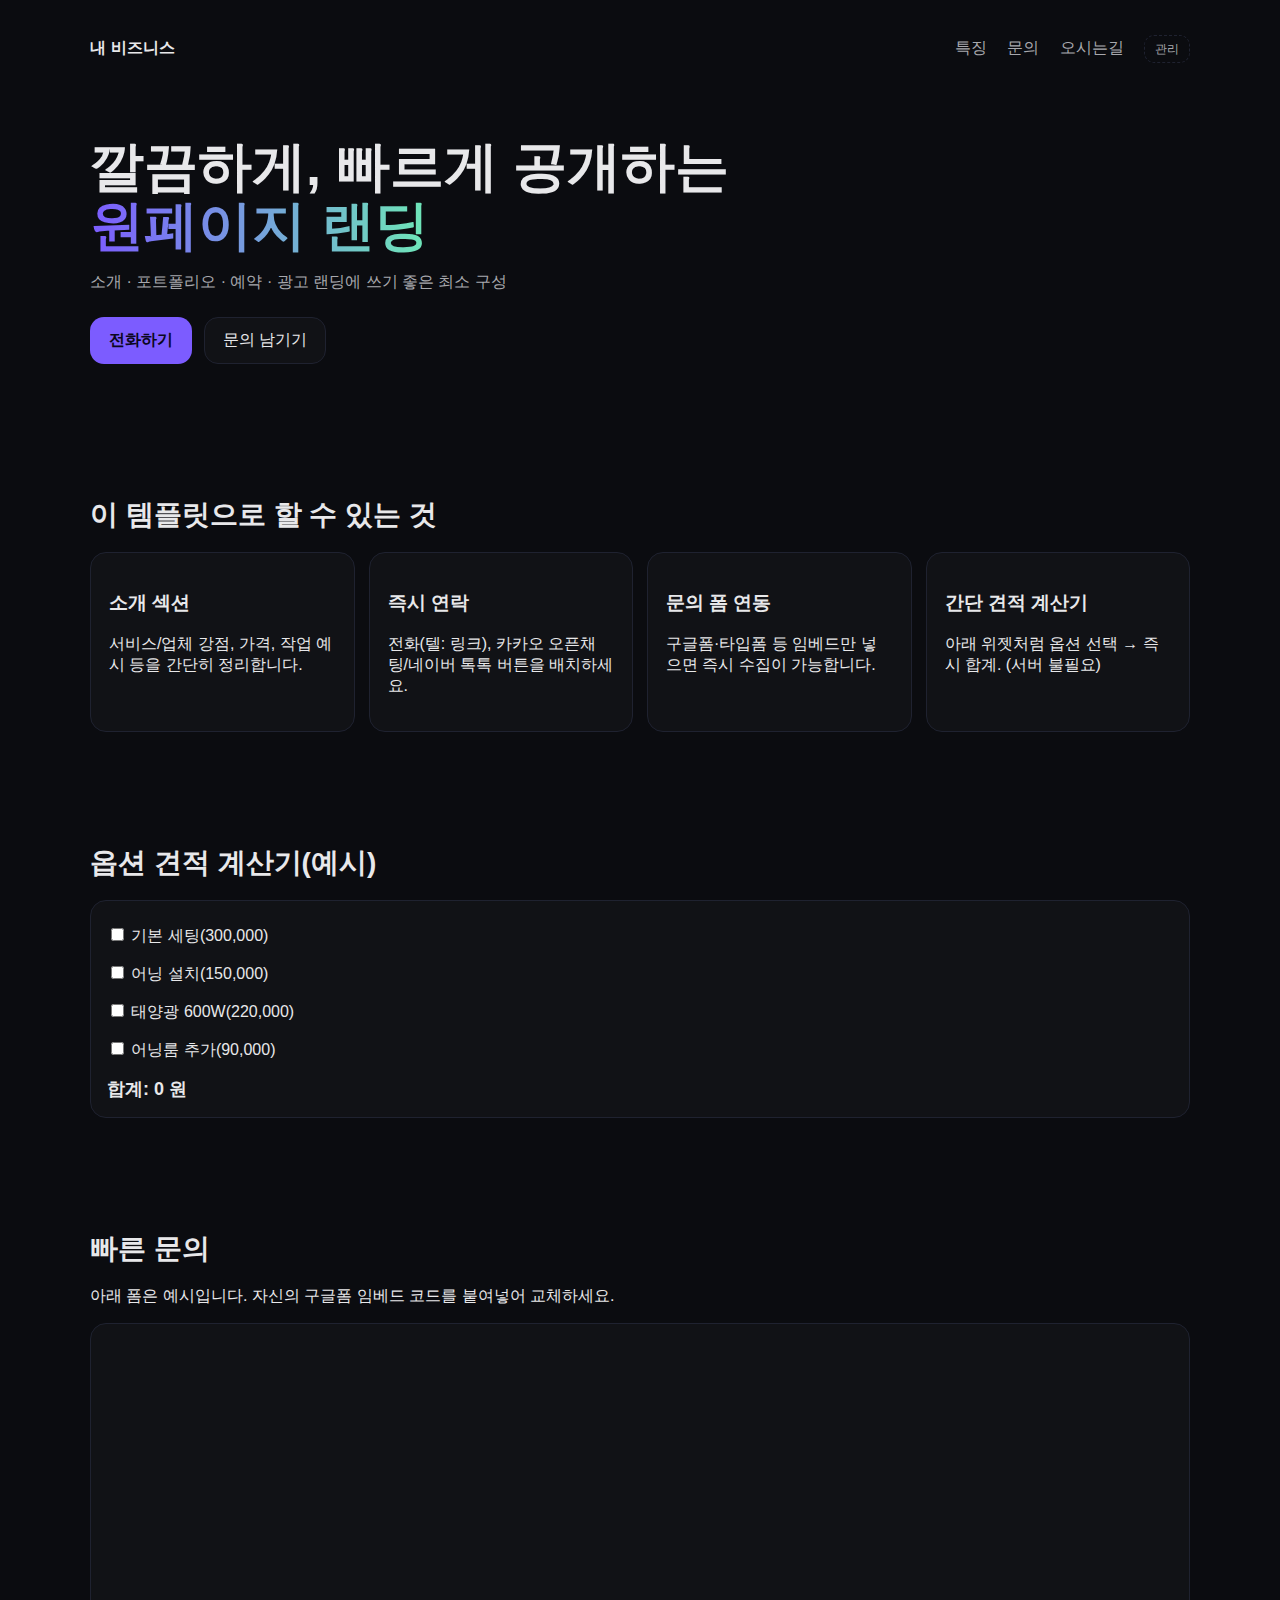
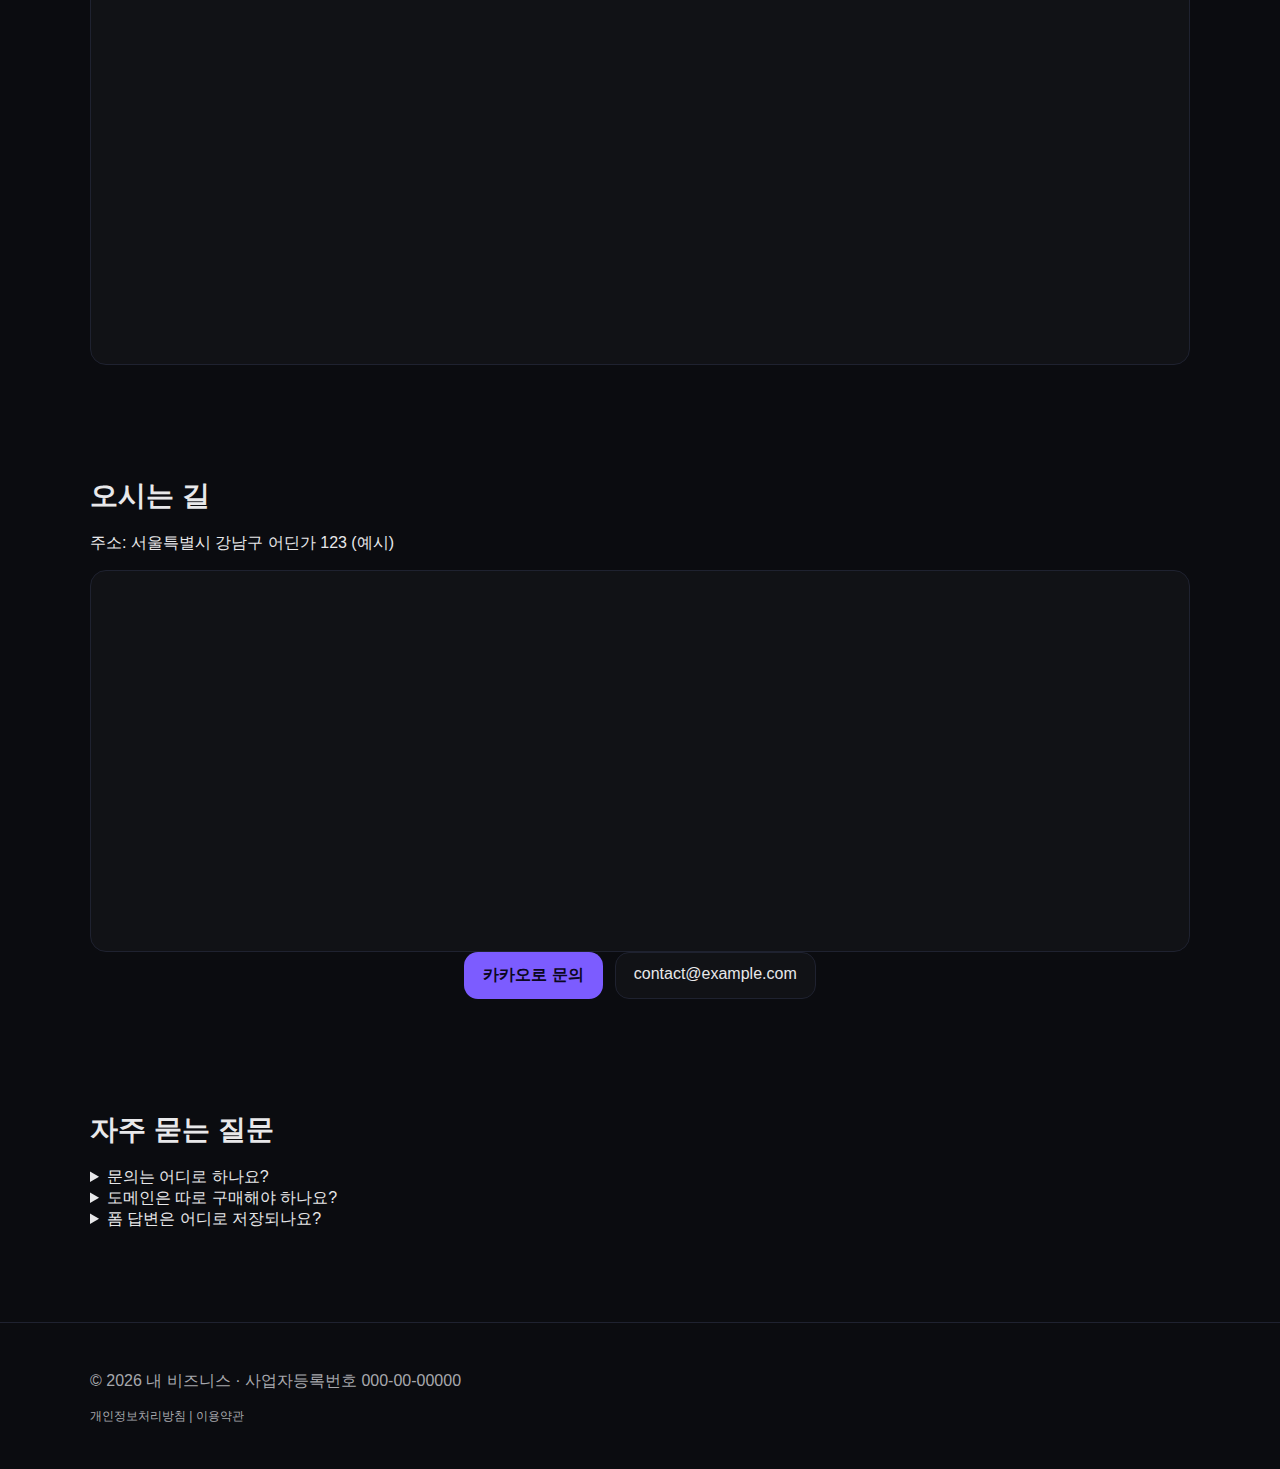
<file: index.html>
<!doctype html>
<html lang="ko">
<head>
  <meta charset="utf-8" />
  <meta name="viewport" content="width=device-width, initial-scale=1" />
  <title id="meta-title">내 비즈니스 · 원페이지 랜딩</title>
  <meta id="meta-desc" name="description" content="간단하고 빠르게 공개 가능한 랜딩 페이지 템플릿" />
  <meta property="og:title" content="내 비즈니스 · 원페이지 랜딩" />
  <meta property="og:description" content="간단하고 빠르게 공개 가능한 랜딩 페이지 템플릿" />
  <meta property="og:type" content="website" />
  <meta property="og:url" content="https://example.com" />
  <meta property="og:image" content="https://example.com/og.jpg" id="meta-og" />
  <link rel="stylesheet" href="./styles.css" />
</head>
<body>
  <header class="container hero">
    <nav class="nav">
      <a href="#" class="brand" data-bind="brand">내 비즈니스</a>
      <div class="nav-links">
        <a href="#features">특징</a>
        <a href="#contact">문의</a>
        <a href="#map">오시는길</a>
        <a class="admin-link" href="./admin/index.html">관리</a>
      </div>
    </nav>
    <div class="hero-inner">
      <h1>깔끔하게, 빠르게 공개하는<br><span class="accent">원페이지 랜딩</span></h1>
      <p class="sub">소개 · 포트폴리오 · 예약 · 광고 랜딩에 쓰기 좋은 최소 구성</p>
      <div class="cta-group">
        <a class="btn primary" data-bind="telLink" href="tel:010-0000-0000">전화하기</a>
        <a class="btn outline" href="#contact">문의 남기기</a>
      </div>
    </div>
  </header>

  <main class="container">
    <section id="features" class="section">
      <h2>이 템플릿으로 할 수 있는 것</h2>
      <div class="grid">
        <div class="card">
          <h3>소개 섹션</h3>
          <p>서비스/업체 강점, 가격, 작업 예시 등을 간단히 정리합니다.</p>
        </div>
        <div class="card">
          <h3>즉시 연락</h3>
          <p>전화(텔: 링크), 카카오 오픈채팅/네이버 톡톡 버튼을 배치하세요.</p>
        </div>
        <div class="card">
          <h3>문의 폼 연동</h3>
          <p>구글폼·타입폼 등 임베드만 넣으면 즉시 수집이 가능합니다.</p>
        </div>
        <div class="card">
          <h3>간단 견적 계산기</h3>
          <p>아래 위젯처럼 옵션 선택 → 즉시 합계. (서버 불필요)</p>
        </div>
      </div>
    </section>

    <section class="section" id="calculator">
      <h2>옵션 견적 계산기(예시)</h2>
      <form class="calc-form">
        <label class="row"><input type="checkbox" data-price="300000"> 기본 세팅(300,000)</label>
        <label class="row"><input type="checkbox" data-price="150000"> 어닝 설치(150,000)</label>
        <label class="row"><input type="checkbox" data-price="220000"> 태양광 600W(220,000)</label>
        <label class="row"><input type="checkbox" data-price="90000"> 어닝룸 추가(90,000)</label>
        <div class="total">합계: <strong id="total">0</strong> 원</div>
      </form>
    </section>

    <section id="contact" class="section">
      <h2>빠른 문의</h2>
      <p>아래 폼은 예시입니다. 자신의 구글폼 임베드 코드를 붙여넣어 교체하세요.</p>
      <div class="embed-wrap">
        <iframe id="form-embed" width="100%" height="640" frameborder="0" marginheight="0" marginwidth="0">로드 중…</iframe>
      </div>
    </section>

    <section id="map" class="section">
      <h2>오시는 길</h2>
      <p data-bind="address">주소: 서울특별시 강남구 어딘가 123 (예시)</p>
      <div class="embed-wrap">
        <iframe id="map-embed" width="100%" height="380" style="border:0;" allowfullscreen="" loading="lazy" referrerpolicy="no-referrer-when-downgrade"></iframe>
      </div>
      <div class="cta-group center">
        <a class="btn primary" data-bind="kakaoLink" target="_blank" rel="noopener">카카오로 문의</a>
        <a class="btn outline" data-bind="emailLink">이메일 보내기</a>
      </div>
    </section>

    <section id="faq" class="section">
      <h2>자주 묻는 질문</h2>
      <details class="faq"><summary>문의는 어디로 하나요?</summary><p>상단 <strong>전화하기</strong> 또는 <strong>카카오로 문의</strong> 버튼을 눌러 주세요.</p></details>
      <details class="faq"><summary>도메인은 따로 구매해야 하나요?</summary><p>예. 원하면 커스텀 도메인을 연결할 수 있습니다.</p></details>
      <details class="faq"><summary>폼 답변은 어디로 저장되나요?</summary><p>현재 예시는 구글폼이며, 제출 결과는 구글 시트에 자동 저장됩니다.</p></details>
    </section>
  </main>

  <footer class="footer">
    <div class="container">
      <p>© <span id="year"></span> <span data-bind="brand">내 비즈니스</span> · 사업자등록번호 000-00-00000</p>
      <p class="small"><a href="#">개인정보처리방침</a> | <a href="#">이용약관</a></p>
    </div>
  </footer>

  <script src="./script.js"></script>
</body>
</html>
</file>
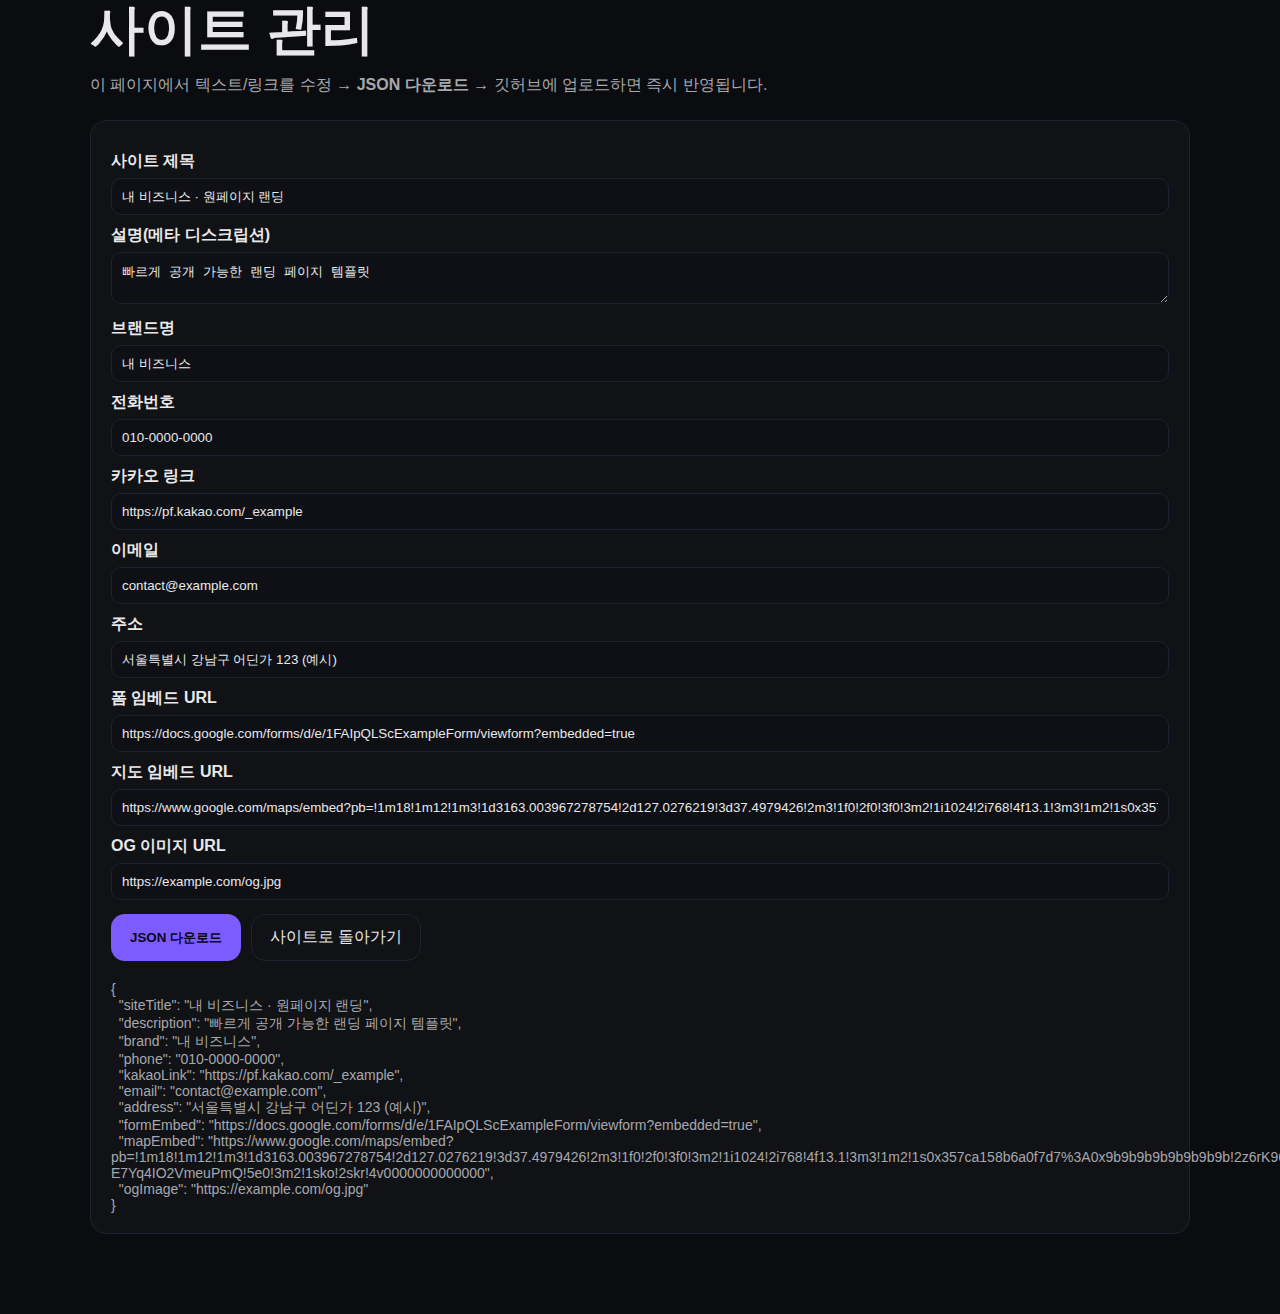
<file: admin/index.html>
<!doctype html>
<html lang="ko">
<head>
  <meta charset="utf-8" />
  <meta name="viewport" content="width=device-width, initial-scale=1" />
  <title>사이트 관리 · JSON 편집기(오프라인 저장)</title>
  <link rel="stylesheet" href="../styles.css" />
  <style>
    body { padding-bottom: 80px; }
    .form { background: var(--card); border:1px solid var(--border); padding:20px; border-radius:16px; }
    .form label { display:block; font-weight:600; margin: 10px 0 6px; }
    .form input, .form textarea { width:100%; padding:10px; border-radius:10px; border:1px solid var(--border); background:#0f1015; color:var(--text); }
    .actions { display:flex; gap:10px; margin-top:14px; }
    .preview { margin-top: 20px; color: var(--muted); font-size: 14px; white-space: pre-wrap; }
  </style>
</head>
<body class="container">
  <h1>사이트 관리</h1>
  <p class="sub">이 페이지에서 텍스트/링크를 수정 → <strong>JSON 다운로드</strong> → 깃허브에 업로드하면 즉시 반영됩니다.</p>

  <div class="form">
    <label>사이트 제목</label>
    <input id="siteTitle" placeholder="사이트 탭에 표시될 제목" />
    <label>설명(메타 디스크립션)</label>
    <textarea id="description" rows="2"></textarea>
    <label>브랜드명</label>
    <input id="brand" />
    <label>전화번호</label>
    <input id="phone" placeholder="010-0000-0000" />
    <label>카카오 링크</label>
    <input id="kakaoLink" placeholder="https://pf.kakao.com/..." />
    <label>이메일</label>
    <input id="email" placeholder="contact@example.com" />
    <label>주소</label>
    <input id="address" />
    <label>폼 임베드 URL</label>
    <input id="formEmbed" placeholder="https://docs.google.com/forms/..." />
    <label>지도 임베드 URL</label>
    <input id="mapEmbed" placeholder="https://www.google.com/maps/embed?pb=..." />
    <label>OG 이미지 URL</label>
    <input id="ogImage" placeholder="https://..." />

    <div class="actions">
      <button class="btn primary" id="download">JSON 다운로드</button>
      <a class="btn outline" href="../index.html">사이트로 돌아가기</a>
    </div>
    <div class="preview" id="preview"></div>
  </div>

  <script>
    async function load() {
      const res = await fetch('../data/site.json', {cache:'no-store'});
      const data = await res.json();
      for (const k in data) {
        const el = document.getElementById(k);
        if (el) el.value = data[k] ?? '';
      }
      updatePreview();
    }
    function collect() {
      const keys = ['siteTitle','description','brand','phone','kakaoLink','email','address','formEmbed','mapEmbed','ogImage'];
      const out = {};
      keys.forEach(k => { const el = document.getElementById(k); out[k] = el ? el.value : ''; });
      return out;
    }
    function updatePreview() {
      const d = collect();
      document.getElementById('preview').textContent = JSON.stringify(d, null, 2);
    }
    document.querySelectorAll('input,textarea').forEach(el => el.addEventListener('input', updatePreview));
    document.getElementById('download').addEventListener('click', () => {
      const blob = new Blob([JSON.stringify(collect(), null, 2)], {type:'application/json'});
      const a = document.createElement('a');
      a.href = URL.createObjectURL(blob);
      a.download = 'site.json';
      a.click();
    });
    load();
  </script>
</body>
</html>
</file>
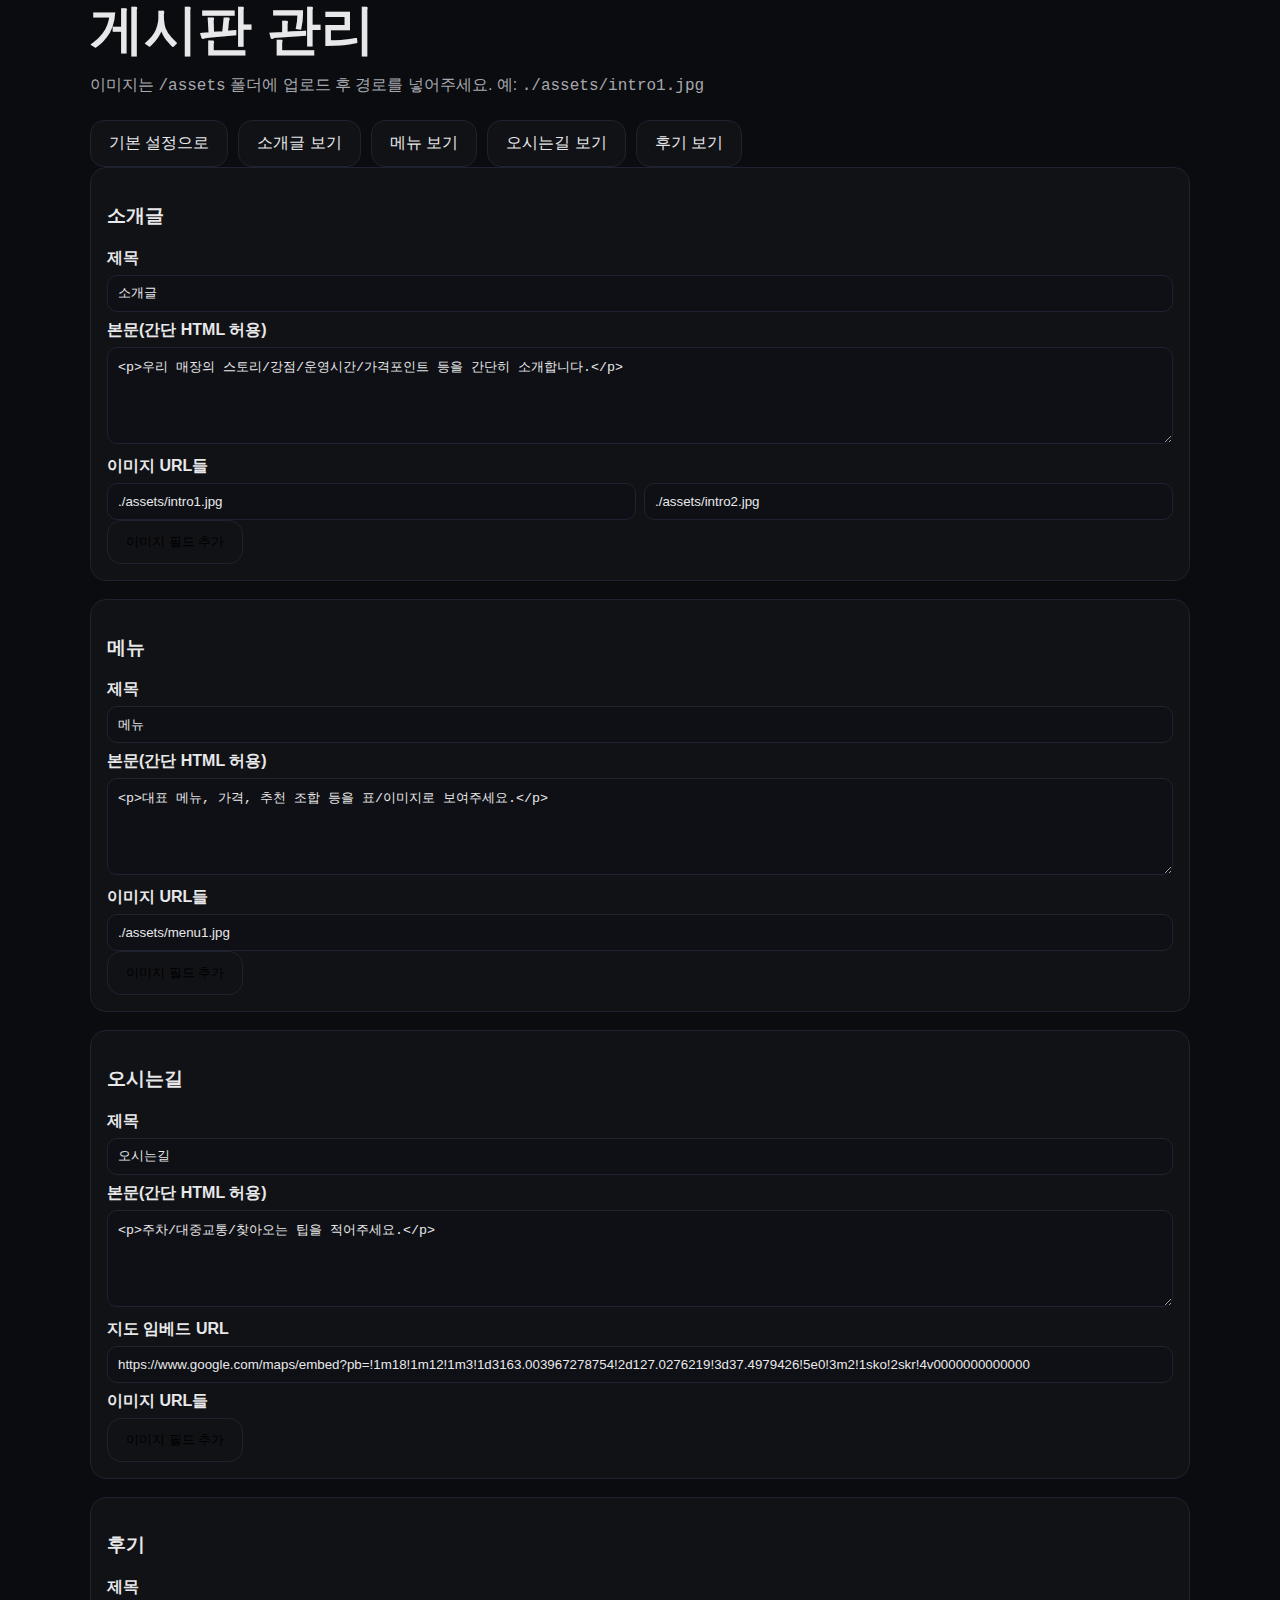
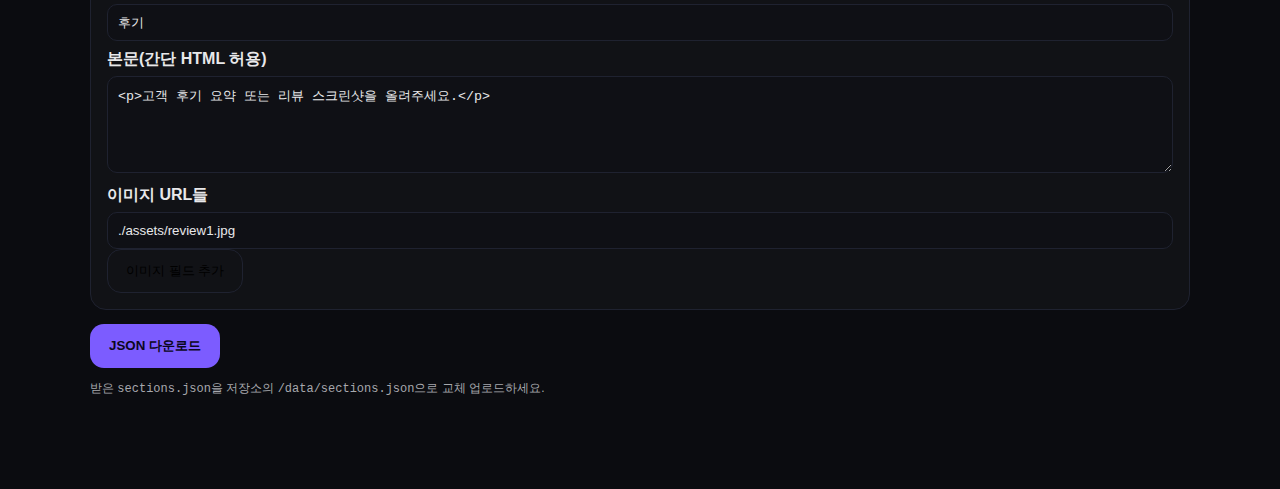
<file: admin/sections.html>
<!doctype html>
<html lang="ko">
<head>
  <meta charset="utf-8" />
  <meta name="viewport" content="width=device-width, initial-scale=1" />
  <title>게시판 관리(소개/메뉴/오시는길/후기)</title>
  <link rel="stylesheet" href="../styles.css" />
  <style>
    body { padding-bottom: 80px; }
    .wrap { display:grid; grid-template-columns: 1fr; gap: 18px; }
    .panel { background: var(--card); border:1px solid var(--border); padding:16px; border-radius:16px; }
    label { display:block; font-weight:600; margin: 8px 0 6px; }
    input, textarea { width:100%; padding:10px; border-radius:10px; border:1px solid var(--border); background:#0f1015; color:var(--text); }
    .images { display:flex; gap:8px; flex-wrap:wrap; margin-top:6px; }
    .images input { flex:1 1 320px; }
    .actions { display:flex; gap:10px; margin-top:14px; flex-wrap:wrap; }
    .small { color: var(--muted); font-size: 12px; }
  </style>
</head>
<body class="container">
  <h1>게시판 관리</h1>
  <p class="sub">이미지는 <code>/assets</code> 폴더에 업로드 후 경로를 넣어주세요. 예: <code>./assets/intro1.jpg</code></p>
  <div class="actions">
    <a class="btn outline" href="./index.html">기본 설정으로</a>
    <a class="btn outline" href="../pages/intro.html">소개글 보기</a>
    <a class="btn outline" href="../pages/menu.html">메뉴 보기</a>
    <a class="btn outline" href="../pages/map.html">오시는길 보기</a>
    <a class="btn outline" href="../pages/reviews.html">후기 보기</a>
  </div>
  <div class="wrap" id="panels"></div>
  <div class="actions">
    <button class="btn primary" id="download">JSON 다운로드</button>
  </div>
  <p class="small">받은 <code>sections.json</code>을 저장소의 <code>/data/sections.json</code>으로 교체 업로드하세요.</p>

  <script>
    const KEYS = ['intro','menu','map','reviews'];
    const LABELS = {intro:'소개글', menu:'메뉴', map:'오시는길', reviews:'후기'};

    function addImgField(container, value='') {
      const i = document.createElement('input'); i.type='text'; i.placeholder='./assets/파일명.jpg 또는 https://...'; i.value=value;
      container.appendChild(i);
    }

    function panel(key, data) {
      const p = document.createElement('div'); p.className='panel'; p.dataset.key = key;
      p.innerHTML = `<h3>${LABELS[key]}</h3>
        <label>제목</label><input id="${key}-title">
        <label>본문(간단 HTML 허용)</label><textarea id="${key}-body" rows="5"></textarea>
        ${key==='map' ? '<label>지도 임베드 URL</label><input id="'+key+'-mapEmbed" placeholder="https://www.google.com/maps/embed?...">' : ''}
        <label>이미지 URL들</label><div class="images"></div><button class="btn outline" type="button">이미지 필드 추가</button>`;
      p.querySelector('#'+key+'-title').value = data.title || '';
      p.querySelector('#'+key+'-body').value = data.body || '';
      if (key==='map') p.querySelector('#'+key+'-mapEmbed').value = data.mapEmbed || '';
      const imgs = p.querySelector('.images'); (data.images||['']).forEach(src => addImgField(imgs, src));
      p.querySelector('button').addEventListener('click', () => addImgField(imgs, ''));
      return p;
    }

    async function load() {
      const d = await fetch('../data/sections.json', {cache:'no-store'}).then(r=>r.json());
      const wrap = document.getElementById('panels');
      KEYS.forEach(k => wrap.appendChild(panel(k, d[k] || {})));
    }

    function collect() {
      const out = {}; document.querySelectorAll('.panel').forEach(p => {
        const k = p.dataset.key;
        const obj = {
          title: p.querySelector('#'+k+'-title').value,
          body: p.querySelector('#'+k+'-body').value,
          images: Array.from(p.querySelectorAll('.images input')).map(x => x.value).filter(Boolean)
        };
        if (k==='map') obj.mapEmbed = p.querySelector('#'+k+'-mapEmbed').value;
        out[k] = obj;
      });
      return out;
    }

    document.getElementById('download').addEventListener('click', () => {
      const blob = new Blob([JSON.stringify(collect(), null, 2)], {type:'application/json'});
      const a = document.createElement('a'); a.href = URL.createObjectURL(blob); a.download = 'sections.json'; a.click();
    });

    load();
  </script>
</body>
</html>
</file>
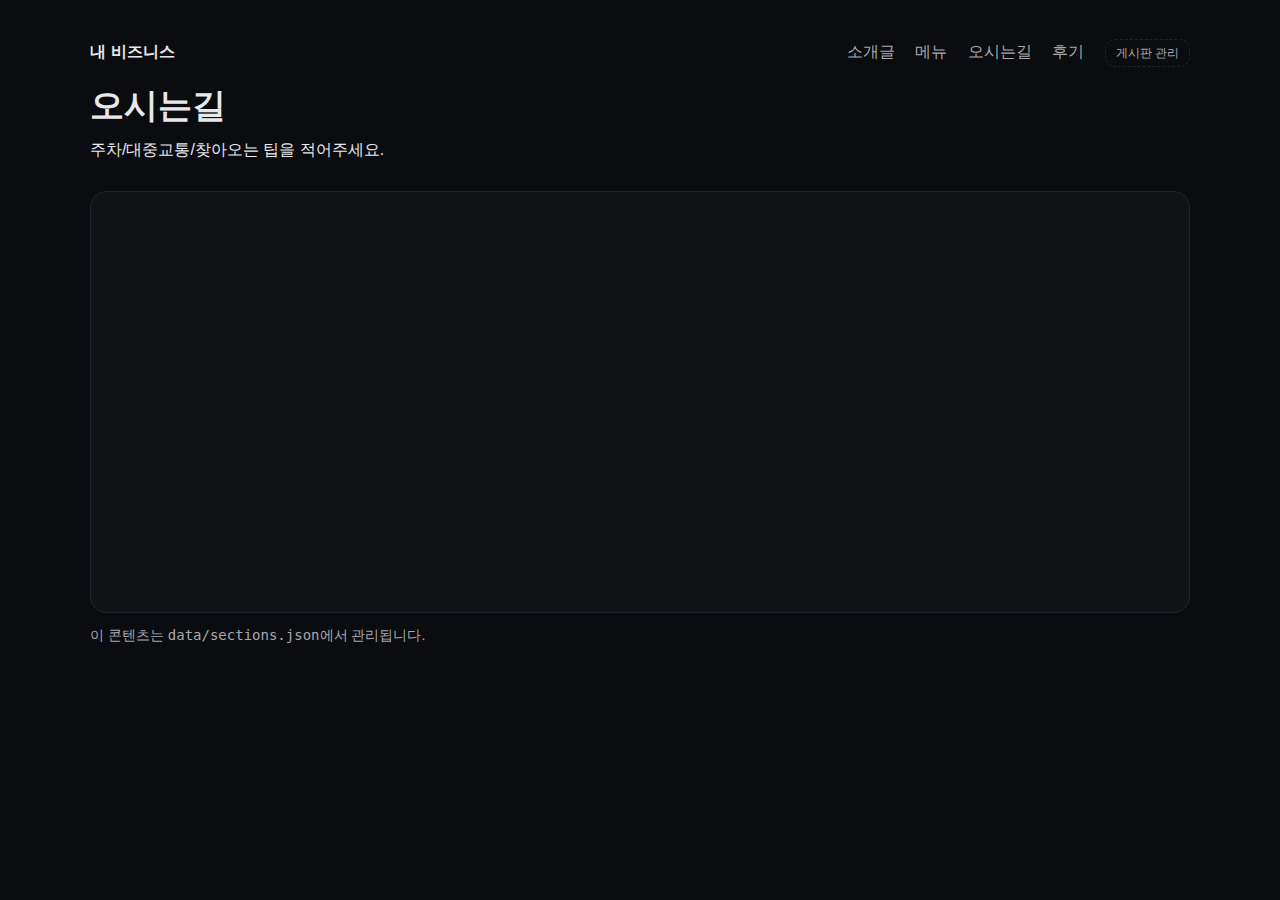
<file: pages/map.html>
<!doctype html>
<html lang="ko">
<head>
  <meta charset="utf-8" />
  <meta name="viewport" content="width=device-width, initial-scale=1" />
  <title id="meta-title">섹션 · 페이지</title>
  <meta id="meta-desc" name="description" content="" />
  <meta property="og:title" content="섹션 · 페이지" />
  <meta property="og:description" content="" />
  <meta property="og:type" content="website" />
  <link rel="stylesheet" href="../styles.css" />
</head>
<body>
  <div class="container page">
    <nav class="nav">
      <a href="../index.html" class="brand" data-bind="brand">내 비즈니스</a>
      <div class="nav-links">
        <a href="./intro.html">소개글</a>
        <a href="./menu.html">메뉴</a>
        <a href="./map.html">오시는길</a>
        <a href="./reviews.html">후기</a>
        <a class="admin-link" href="../admin/sections.html">게시판 관리</a>
      </div>
    </nav>
    <h1 class="title" id="title">섹션</h1>
    <div id="body" class="content"></div>
    <div class="gallery" id="gallery"></div>
    <div id="mapWrap" class="embed-wrap" style="margin-top:14px; display:none;">
      <iframe id="map" width="100%" height="420" frameborder="0"></iframe>
    </div>
    <p class="note">이 콘텐츠는 <code>data/sections.json</code>에서 관리됩니다.</p>
  </div>
  <script>
    const KEY = "map";
    async function loadAll() {
      try {
        const s = await fetch('../data/site.json', {cache:'no-store'}).then(r=>r.json());
        document.querySelectorAll('[data-bind="brand"]').forEach(el => el.textContent = s.brand || '내 비즈니스');
      } catch {}
      const data = await fetch('../data/sections.json', {cache:'no-store'}).then(r=>r.json());
      const sec = data[KEY] || {};
      document.getElementById('title').textContent = sec.title || '섹션';
      document.getElementById('body').innerHTML = sec.body || '';
      const g = document.getElementById('gallery');
      (sec.images || []).forEach(src => { const img = new Image(); img.src = src; g.appendChild(img); });
      if (KEY === 'map' && sec.mapEmbed) { document.getElementById('mapWrap').style.display = 'block'; document.getElementById('map').src = sec.mapEmbed; }
      document.getElementById('meta-title').textContent = (sec.title || '섹션') + ' · 내 비즈니스';
    }
    loadAll();
  </script>
</body>
</html>
</file>
<file: styles.css>
/* 스타일 */
:root {
  --bg: #0b0c10;
  --card: #111216;
  --text: #e8e8ea;
  --muted: #a7a8ad;
  --accent: #7c5cff;
  --accent-2: #6ee7b7;
  --border: #1f2230;
}

* { box-sizing: border-box; }
html, body { margin: 0; padding: 0; background: var(--bg); color: var(--text); font-family: -apple-system,BlinkMacSystemFont,'Pretendard','Segoe UI',Roboto,Arial,sans-serif; }
a { color: inherit; text-decoration: none; }
.container { width: min(1100px, 92%); margin: 0 auto; }

/* HERO with background image */
.hero-bg { position: relative; min-height: 420px; background-size: cover; background-position: center; }
.hero-bg .overlay { position:absolute; inset:0; background: rgba(0,0,0,0.4); }
.hero { position: relative; z-index: 1; padding: 20px 0 28px; }
.hero-inner { padding: 60px 0 48px; text-align: left; }
h1 { font-size: clamp(30px, 6vw, 54px); line-height: 1.1; margin: 0 0 16px; }
.accent { background: linear-gradient(90deg, var(--accent), var(--accent-2)); -webkit-background-clip: text; background-clip: text; color: transparent; }
.sub { color: var(--muted); font-size: 16px; margin-bottom: 24px; }

.nav { display:flex; align-items:center; justify-content:space-between; padding: 18px 0; }
.brand { font-weight: 800; letter-spacing: 0.2px; }
.nav-links a { margin-left: 16px; color: var(--muted); }
.nav-links a:hover { color: var(--text); }
.admin-link { font-size: 12px; padding: 6px 10px; border: 1px dashed var(--border); border-radius: 10px; }

.cta-group { display:flex; gap: 12px; flex-wrap: wrap; }
.cta-group.center { justify-content: center; }
.btn { display:inline-block; padding: 12px 18px; border-radius: 14px; border:1px solid var(--border); background: var(--card); }
.btn.primary { background: var(--accent); border-color: transparent; color: #0b0720; font-weight: 700; }
.btn.outline:hover { border-color: var(--accent); }

.section { padding: 56px 0; }
.section h2 { font-size: 28px; margin: 0 0 18px; }

/* Board */
.grid { display:grid; grid-template-columns: repeat( auto-fit, minmax(230px, 1fr) ); gap: 14px; }
.card { background: var(--card); padding: 18px; border:1px solid var(--border); border-radius: 16px; transition: transform .15s ease, border-color .15s ease; }
.card:hover { transform: translateY(-3px); border-color: var(--accent); }
.card.big { display:flex; flex-direction:column; gap:6px; }
.card.big strong { font-size: 22px; }
.card.big span { color: var(--muted); font-size: 14px; }

/* Embeds & Footer */
.embed-wrap { background: var(--card); border:1px solid var(--border); border-radius: 16px; overflow: hidden; }
.embed-wrap iframe { display:block; width:100%; }
.footer { border-top: 1px solid var(--border); margin-top: 36px; padding: 32px 0; color: var(--muted); }
.small { font-size: 12px; color: var(--muted); }

/* Calculator */
.calc-form { background: var(--card); border:1px solid var(--border); border-radius: 16px; padding: 16px; }
.calc-form .row { display: block; padding: 8px 0; }
.total { margin-top: 8px; font-weight: 800; font-size: 18px; }

/* Pages */
.page { padding: 24px 0 64px; }
.page .title { font-size: 34px; margin: 6px 0 14px; }
.gallery { display: grid; grid-template-columns: repeat( auto-fit, minmax(220px, 1fr) ); gap: 10px; }
.gallery img { width: 100%; border-radius: 12px; border:1px solid var(--border); display:block; }
.note { color: var(--muted); font-size: 14px; }
</file>
